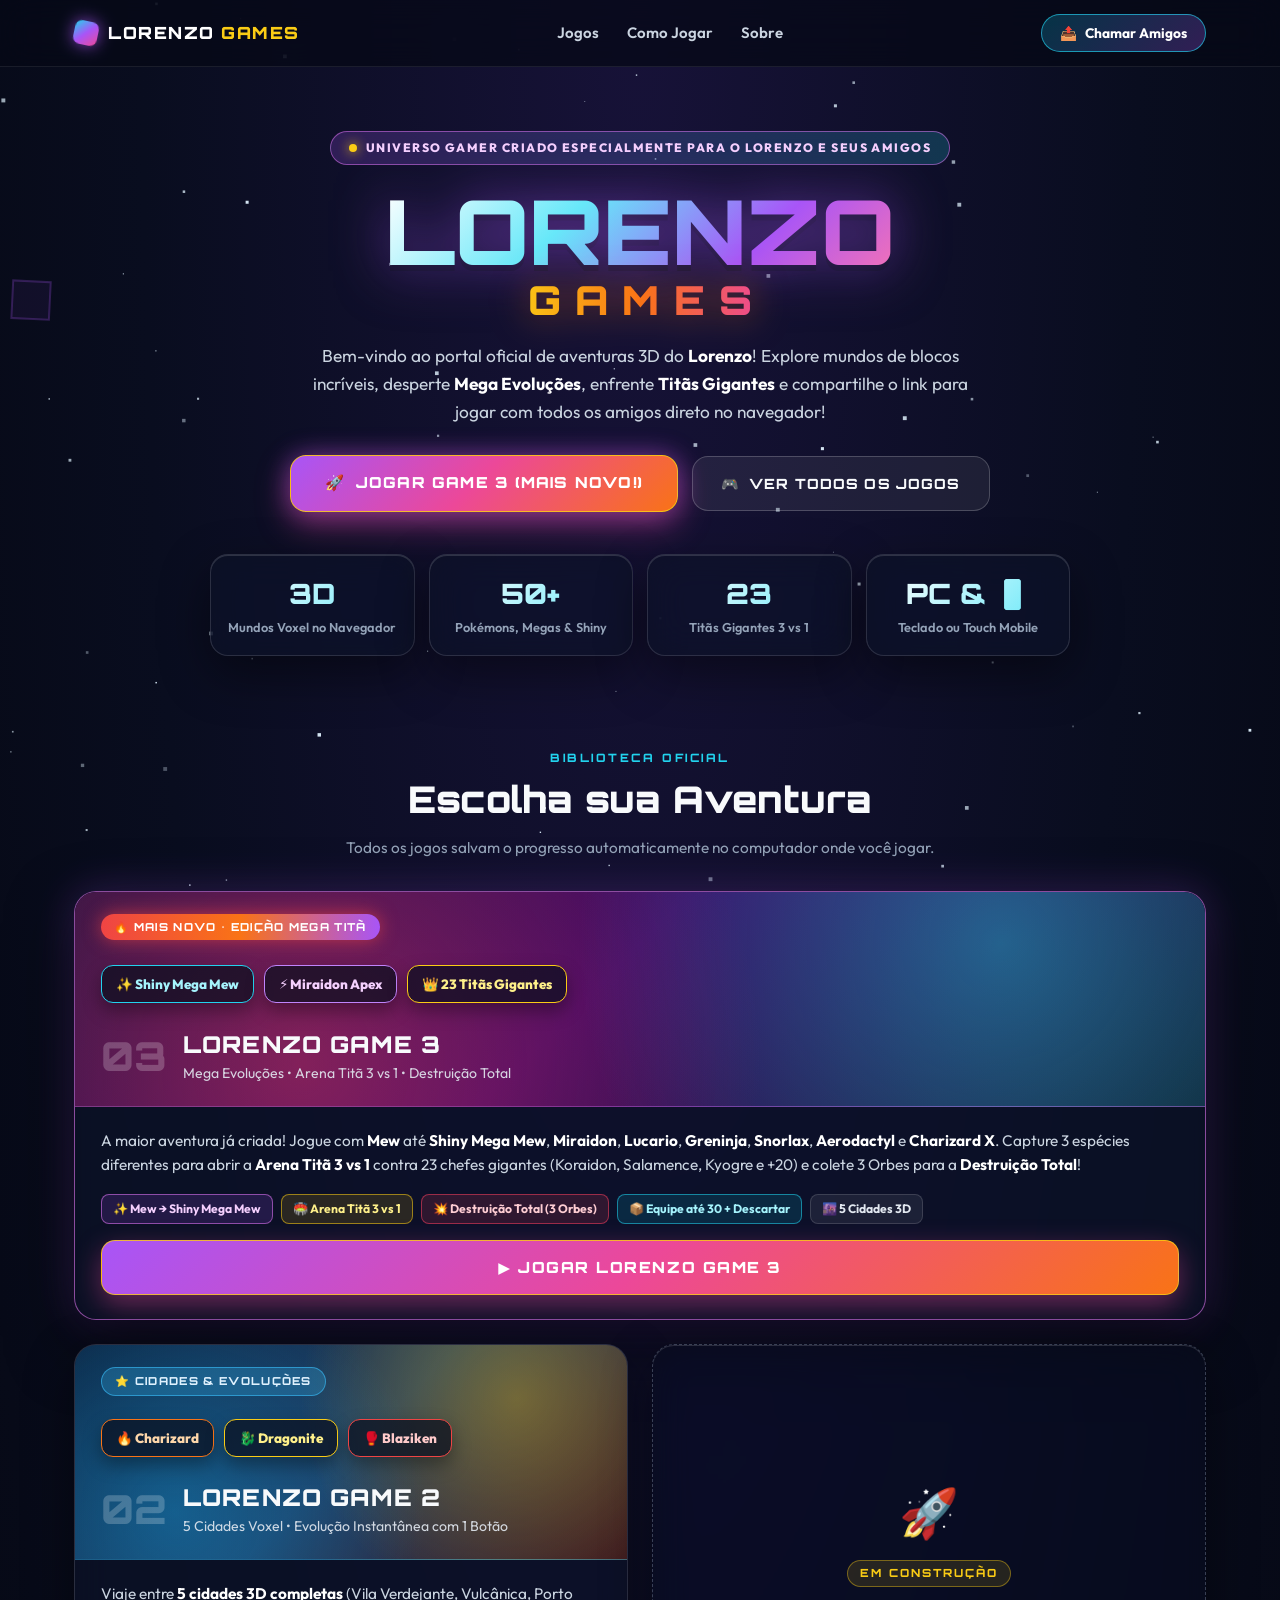
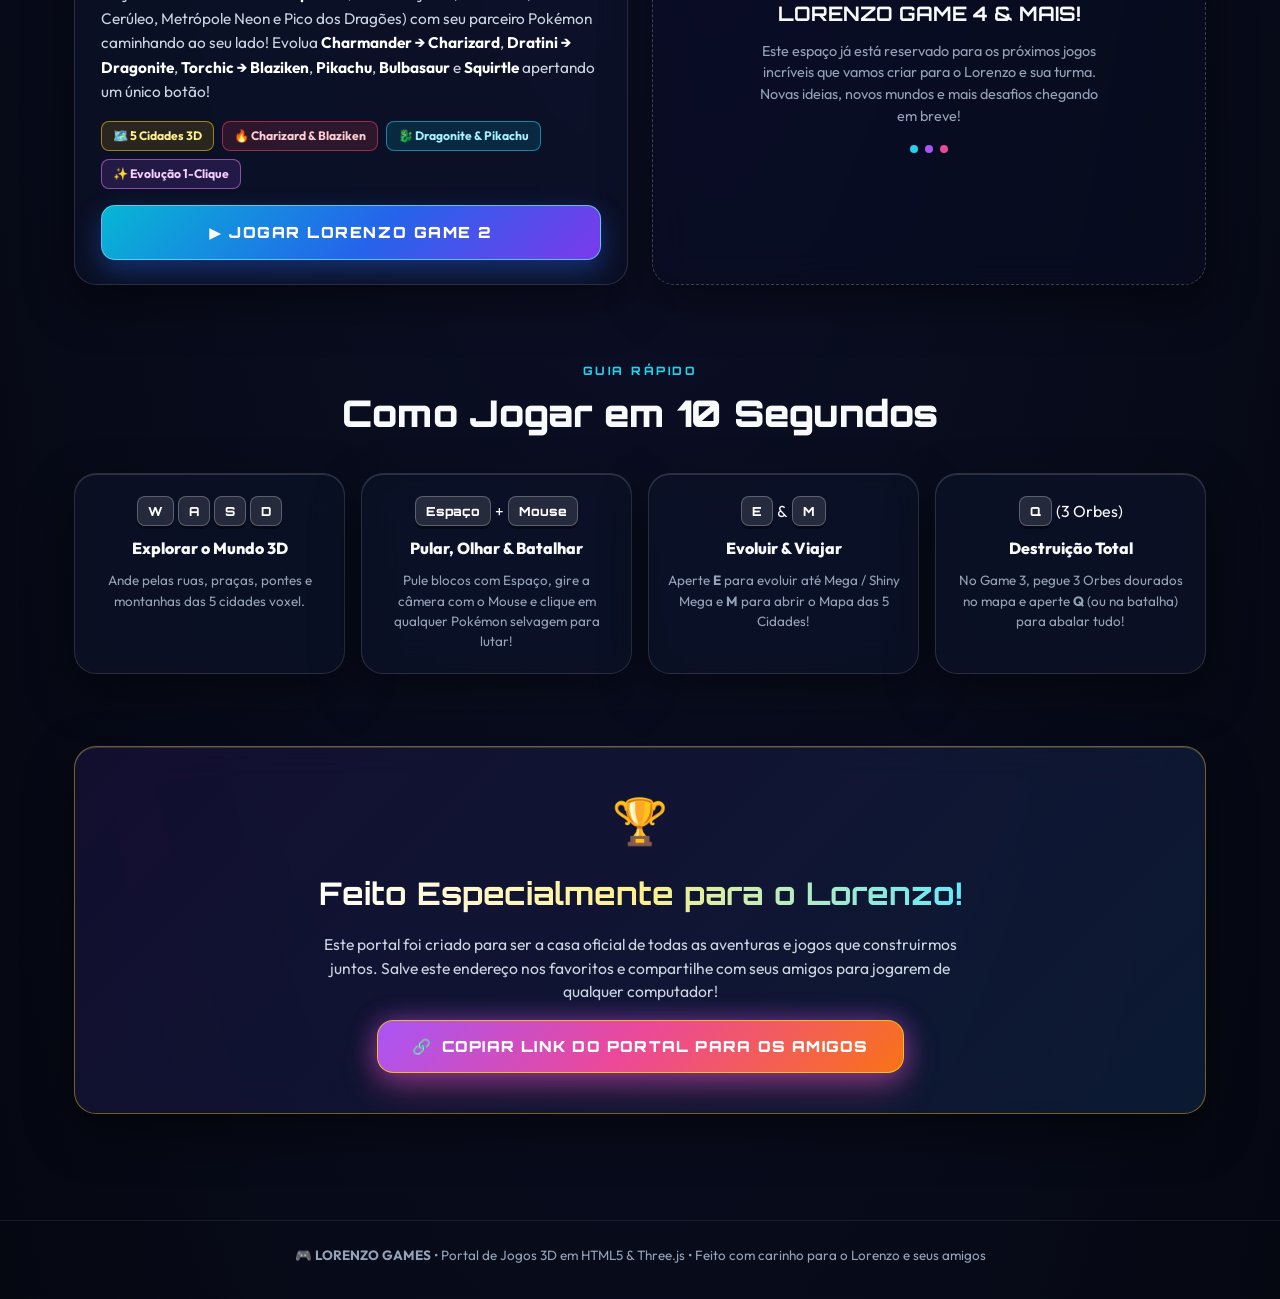
<file: index.html>
<!DOCTYPE html>
<html lang="pt-BR">
<head>
  <meta charset="UTF-8" />
  <meta name="viewport" content="width=device-width, initial-scale=1.0" />
  <title>LORENZO GAMES — O Universo de Jogos 3D do Lorenzo</title>
  <meta name="description" content="Portal oficial de jogos 3D voxel criados especialmente para o Lorenzo e seus amigos jogarem direto no navegador!" />
  <link rel="preconnect" href="https://fonts.googleapis.com" />
  <link rel="preconnect" href="https://fonts.gstatic.com" crossorigin />
  <link href="https://fonts.googleapis.com/css2?family=Orbitron:wght@700;900&family=Outfit:wght@400;500;600;700;800&display=swap" rel="stylesheet" />
  <link rel="stylesheet" href="css/portal.css" />
</head>
<body>
  <!-- Animated Cosmic Voxel Canvas Background -->
  <canvas id="bg-canvas" aria-hidden="true"></canvas>

  <!-- ================= NAVBAR ================= -->
  <header class="portal-nav">
    <div class="nav-inner">
      <a href="#" class="nav-brand">
        <span class="brand-cube"></span>
        <span class="brand-text">LORENZO <em>GAMES</em></span>
      </a>
      <nav class="nav-links">
        <a href="#jogos">Jogos</a>
        <a href="#controles">Como Jogar</a>
        <a href="#dedicatoria">Sobre</a>
      </nav>
      <button id="btn-share" class="btn-share" type="button">
        <span>📤</span>
        <span>Chamar Amigos</span>
      </button>
    </div>
  </header>

  <main class="portal-main">
    <!-- ================= HERO DEDICADO AO LORENZO ================= -->
    <section class="hero-section">
      <div class="hero-badge">
        <span class="badge-dot"></span>
        <span>UNIVERSO GAMER CRIADO ESPECIALMENTE PARA O LORENZO E SEUS AMIGOS</span>
      </div>

      <h1 class="hero-title">
        <span class="hero-lorenzo">LORENZO</span>
        <span class="hero-games">GAMES</span>
      </h1>

      <p class="hero-subtitle">
        Bem-vindo ao portal oficial de aventuras 3D do <strong>Lorenzo</strong>! Explore mundos de blocos incríveis, desperte <strong>Mega Evoluções</strong>, enfrente <strong>Titãs Gigantes</strong> e compartilhe o link para jogar com todos os amigos direto no navegador!
      </p>

      <div class="hero-cta-row">
        <a href="lorenzo-game-3.html" class="btn-hero-primary">
          <span>🚀</span>
          <span>JOGAR GAME 3 (MAIS NOVO!)</span>
        </a>
        <a href="#jogos" class="btn-hero-secondary">
          <span>🎮</span>
          <span>VER TODOS OS JOGOS</span>
        </a>
      </div>

      <div class="hero-stats-grid">
        <div class="stat-box glass-card">
          <div class="stat-value">3D</div>
          <div class="stat-label">Mundos Voxel no Navegador</div>
        </div>
        <div class="stat-box glass-card">
          <div class="stat-value">50+</div>
          <div class="stat-label">Pokémons, Megas &amp; Shiny</div>
        </div>
        <div class="stat-box glass-card">
          <div class="stat-value">23</div>
          <div class="stat-label">Titãs Gigantes 3 vs 1</div>
        </div>
        <div class="stat-box glass-card">
          <div class="stat-value">PC &amp; 📱</div>
          <div class="stat-label">Teclado ou Touch Mobile</div>
        </div>
      </div>
    </section>

    <!-- ================= BIBLIOTECA DE JOGOS ================= -->
    <section id="jogos" class="games-section">
      <div class="section-header">
        <span class="section-kicker">BIBLIOTECA OFICIAL</span>
        <h2 class="section-title">Escolha sua Aventura</h2>
        <p class="section-desc">Todos os jogos salvam o progresso automaticamente no computador onde você jogar.</p>
      </div>

      <div class="games-grid">
        <!-- ===== CARD: LORENZO GAME 3 (DESTAQUE) ===== -->
        <article class="game-card featured glass-card">
          <div class="game-banner banner-game3">
            <div class="banner-ribbon ribbon-new">🔥 MAIS NOVO • EDIÇÃO MEGA TITÃ</div>
            <div class="banner-art">
              <div class="voxel-hero-chip chip-mew">✨ Shiny Mega Mew</div>
              <div class="voxel-hero-chip chip-miraidon">⚡ Miraidon Apex</div>
              <div class="voxel-hero-chip chip-titan">👑 23 Titãs Gigantes</div>
            </div>
            <div class="banner-title-overlay">
              <span class="banner-num">03</span>
              <div>
                <h3>LORENZO GAME 3</h3>
                <p>Mega Evoluções • Arena Titã 3 vs 1 • Destruição Total</p>
              </div>
            </div>
          </div>

          <div class="game-card-body">
            <p class="game-desc">
              A maior aventura já criada! Jogue com <strong>Mew</strong> até <strong>Shiny Mega Mew</strong>, <strong>Miraidon</strong>, <strong>Lucario</strong>, <strong>Greninja</strong>, <strong>Snorlax</strong>, <strong>Aerodactyl</strong> e <strong>Charizard X</strong>. Capture 3 espécies diferentes para abrir a <strong>Arena Titã 3 vs 1</strong> contra 23 chefes gigantes (Koraidon, Salamence, Kyogre e +20) e colete 3 Orbes para a <strong>Destruição Total</strong>!
            </p>

            <div class="feature-tags">
              <span class="ftag ftag-mega">✨ Mew → Shiny Mega Mew</span>
              <span class="ftag ftag-gold">🏟️ Arena Titã 3 vs 1</span>
              <span class="ftag ftag-red">💥 Destruição Total (3 Orbes)</span>
              <span class="ftag ftag-cyan">📦 Equipe até 30 + Descartar</span>
              <span class="ftag">🌆 5 Cidades 3D</span>
            </div>

            <div id="save-status-g3" class="card-save-pill hidden"></div>

            <div class="game-card-footer">
              <a href="lorenzo-game-3.html" class="btn-play-card btn-play-g3">
                <span>▶ JOGAR LORENZO GAME 3</span>
              </a>
            </div>
          </div>
        </article>

        <!-- ===== CARD: LORENZO GAME 2 ===== -->
        <article class="game-card glass-card">
          <div class="game-banner banner-game2">
            <div class="banner-ribbon ribbon-classic">⭐ CIDADES &amp; EVOLUÇÕES</div>
            <div class="banner-art">
              <div class="voxel-hero-chip chip-charizard">🔥 Charizard</div>
              <div class="voxel-hero-chip chip-dragonite">🐉 Dragonite</div>
              <div class="voxel-hero-chip chip-blaziken">🥊 Blaziken</div>
            </div>
            <div class="banner-title-overlay">
              <span class="banner-num">02</span>
              <div>
                <h3>LORENZO GAME 2</h3>
                <p>5 Cidades Voxel • Evolução Instantânea com 1 Botão</p>
              </div>
            </div>
          </div>

          <div class="game-card-body">
            <p class="game-desc">
              Viaje entre <strong>5 cidades 3D completas</strong> (Vila Verdejante, Vulcânica, Porto Cerúleo, Metrópole Neon e Pico dos Dragões) com seu parceiro Pokémon caminhando ao seu lado! Evolua <strong>Charmander → Charizard</strong>, <strong>Dratini → Dragonite</strong>, <strong>Torchic → Blaziken</strong>, <strong>Pikachu</strong>, <strong>Bulbasaur</strong> e <strong>Squirtle</strong> apertando um único botão!
            </p>

            <div class="feature-tags">
              <span class="ftag ftag-gold">🗺️ 5 Cidades 3D</span>
              <span class="ftag ftag-red">🔥 Charizard &amp; Blaziken</span>
              <span class="ftag ftag-cyan">🐉 Dragonite &amp; Pikachu</span>
              <span class="ftag ftag-mega">✨ Evolução 1-Clique</span>
            </div>

            <div id="save-status-g2" class="card-save-pill hidden"></div>

            <div class="game-card-footer">
              <a href="lorenzo-game-2.html" class="btn-play-card btn-play-g2">
                <span>▶ JOGAR LORENZO GAME 2</span>
              </a>
            </div>
          </div>
        </article>

        <!-- ===== CARD: PRÓXIMOS JOGOS (EM BREVE) ===== -->
        <article class="game-card coming-soon glass-card">
          <div class="coming-soon-inner">
            <div class="coming-icon">🚀</div>
            <span class="coming-badge">EM CONSTRUÇÃO</span>
            <h3>LORENZO GAME 4 &amp; MAIS!</h3>
            <p>
              Este espaço já está reservado para os próximos jogos incríveis que vamos criar para o Lorenzo e sua turma. Novas ideias, novos mundos e mais desafios chegando em breve!
            </p>
            <div class="coming-dots">
              <span></span><span></span><span></span>
            </div>
          </div>
        </article>
      </div>
    </section>

    <!-- ================= CONTROLES RÁPIDOS PARA OS AMIGOS ================= -->
    <section id="controles" class="controls-section">
      <div class="section-header">
        <span class="section-kicker">GUIA RÁPIDO</span>
        <h2 class="section-title">Como Jogar em 10 Segundos</h2>
      </div>

      <div class="controls-grid">
        <div class="ctrl-card glass-card">
          <div class="ctrl-keys"><kbd>W</kbd><kbd>A</kbd><kbd>S</kbd><kbd>D</kbd></div>
          <h4>Explorar o Mundo 3D</h4>
          <p>Ande pelas ruas, praças, pontes e montanhas das 5 cidades voxel.</p>
        </div>
        <div class="ctrl-card glass-card">
          <div class="ctrl-keys"><kbd>Espaço</kbd> + <kbd>Mouse</kbd></div>
          <h4>Pular, Olhar &amp; Batalhar</h4>
          <p>Pule blocos com Espaço, gire a câmera com o Mouse e clique em qualquer Pokémon selvagem para lutar!</p>
        </div>
        <div class="ctrl-card glass-card">
          <div class="ctrl-keys"><kbd>E</kbd> &amp; <kbd>M</kbd></div>
          <h4>Evoluir &amp; Viajar</h4>
          <p>Aperte <strong>E</strong> para evoluir até Mega / Shiny Mega e <strong>M</strong> para abrir o Mapa das 5 Cidades!</p>
        </div>
        <div class="ctrl-card glass-card">
          <div class="ctrl-keys"><kbd>Q</kbd> (3 Orbes)</div>
          <h4>Destruição Total</h4>
          <p>No Game 3, pegue 3 Orbes dourados no mapa e aperte <strong>Q</strong> (ou na batalha) para abalar tudo!</p>
        </div>
      </div>
    </section>

    <!-- ================= DEDICATÓRIA AO LORENZO ================= -->
    <section id="dedicatoria" class="dedication-section">
      <div class="dedication-card glass-card">
        <div class="dedication-heart">🏆</div>
        <h2>Feito Especialmente para o Lorenzo!</h2>
        <p>
          Este portal foi criado para ser a casa oficial de todas as aventuras e jogos que construirmos juntos. Salve este endereço nos favoritos e compartilhe com seus amigos para jogarem de qualquer computador!
        </p>
        <button id="btn-share-bottom" class="btn-hero-primary" type="button">
          <span>🔗</span>
          <span>COPIAR LINK DO PORTAL PARA OS AMIGOS</span>
        </button>
      </div>
    </section>
  </main>

  <footer class="portal-footer">
    <p>🎮 <strong>LORENZO GAMES</strong> • Portal de Jogos 3D em HTML5 &amp; Three.js • Feito com carinho para o Lorenzo e seus amigos</p>
  </footer>

  <!-- Toast -->
  <div id="portal-toast" class="portal-toast hidden">Link copiado! Agora é só mandar para os amigos! 🚀</div>

  <script src="js/portal.js"></script>
</body>
</html>
</file>
<file: css/portal.css>
/* ================================================================
   LORENZO GAMES — Official Dedicated Gaming Portal (css/portal.css)
   ================================================================ */
:root {
  --bg-deep: #060916;
  --glass-bg: rgba(13, 18, 38, 0.72);
  --glass-border: rgba(255, 255, 255, 0.13);
  --cyan: #22d3ee;
  --blue: #3b82f6;
  --purple: #a855f7;
  --pink: #ec4899;
  --gold: #facc15;
  --orange: #f97316;
  --green: #22c55e;
  --text: #f8fafc;
  --muted: #94a3b8;
  --font-display: 'Orbitron', system-ui, sans-serif;
  --font-ui: 'Outfit', system-ui, -apple-system, sans-serif;
}

* { box-sizing: border-box; margin: 0; padding: 0; }

html { scroll-behavior: smooth; }

body {
  min-height: 100vh;
  background: radial-gradient(ellipse at top, #171238 0%, #090d1f 55%, #050711 100%);
  color: var(--text);
  font-family: var(--font-ui);
  overflow-x: hidden;
  line-height: 1.5;
}

#bg-canvas {
  position: fixed;
  inset: 0;
  width: 100%;
  height: 100%;
  z-index: 0;
  pointer-events: none;
}

.hidden { display: none !important; }

.glass-card {
  background: var(--glass-bg);
  backdrop-filter: blur(18px) saturate(145%);
  -webkit-backdrop-filter: blur(18px) saturate(145%);
  border: 1px solid var(--glass-border);
  box-shadow: 0 18px 50px rgba(0, 0, 0, 0.45), inset 0 1px 0 rgba(255, 255, 255, 0.14);
  border-radius: 22px;
}

/* ================= NAVBAR ================= */
.portal-nav {
  position: sticky;
  top: 0;
  z-index: 40;
  background: rgba(6, 9, 22, 0.74);
  backdrop-filter: blur(16px);
  -webkit-backdrop-filter: blur(16px);
  border-bottom: 1px solid rgba(255, 255, 255, 0.08);
}

.nav-inner {
  max-width: 1180px;
  margin: 0 auto;
  padding: 14px 24px;
  display: flex;
  align-items: center;
  justify-content: space-between;
  gap: 16px;
}

.nav-brand {
  display: inline-flex;
  align-items: center;
  gap: 10px;
  text-decoration: none;
  color: #fff;
}

.brand-cube {
  width: 24px;
  height: 24px;
  border-radius: 7px;
  background: linear-gradient(135deg, var(--cyan), var(--purple), var(--pink));
  box-shadow: 0 0 16px rgba(168, 85, 247, 0.75);
  transform: rotate(12deg);
}

.brand-text {
  font-family: var(--font-display);
  font-weight: 900;
  font-size: 1.05rem;
  letter-spacing: 0.09em;
}
.brand-text em {
  font-style: normal;
  color: var(--gold);
}

.nav-links {
  display: flex;
  align-items: center;
  gap: 28px;
}
.nav-links a {
  color: #cbd5e1;
  text-decoration: none;
  font-weight: 600;
  font-size: 0.94rem;
  transition: color 0.18s ease;
}
.nav-links a:hover { color: var(--cyan); }

.btn-share {
  display: inline-flex;
  align-items: center;
  gap: 8px;
  padding: 9px 18px;
  border-radius: 999px;
  border: 1.5px solid rgba(34, 211, 238, 0.65);
  background: linear-gradient(135deg, rgba(6, 182, 212, 0.25), rgba(168, 85, 247, 0.28));
  color: #fff;
  font-family: inherit;
  font-weight: 700;
  font-size: 0.86rem;
  cursor: pointer;
  transition: all 0.18s ease;
}
.btn-share:hover {
  transform: translateY(-2px);
  box-shadow: 0 0 22px rgba(34, 211, 238, 0.45);
}

/* ================= MAIN CONTAINER ================= */
.portal-main {
  position: relative;
  z-index: 5;
  max-width: 1180px;
  margin: 0 auto;
  padding: 0 24px 70px;
}

/* ================= HERO SECTION ================= */
.hero-section {
  text-align: center;
  padding: 64px 0 52px;
}

.hero-badge {
  display: inline-flex;
  align-items: center;
  gap: 9px;
  padding: 7px 18px;
  border-radius: 999px;
  background: linear-gradient(90deg, rgba(168, 85, 247, 0.22), rgba(34, 211, 238, 0.2));
  border: 1px solid rgba(232, 121, 249, 0.5);
  color: #f5d0fe;
  font-size: 0.76rem;
  font-weight: 800;
  letter-spacing: 0.12em;
  margin-bottom: 22px;
}

.badge-dot {
  width: 8px; height: 8px; border-radius: 50%;
  background: var(--gold);
  box-shadow: 0 0 12px var(--gold);
  animation: pulse 1.6s infinite;
}

.hero-title {
  font-family: var(--font-display);
  font-weight: 900;
  line-height: 0.98;
  display: flex;
  flex-direction: column;
  align-items: center;
  gap: 6px;
  margin-bottom: 22px;
}

.hero-lorenzo {
  font-size: clamp(3rem, 8.5vw, 5.6rem);
  background: linear-gradient(135deg, #ffffff 0%, #67e8f9 36%, #a855f7 72%, #f472b6 100%);
  -webkit-background-clip: text;
  background-clip: text;
  color: transparent;
  filter: drop-shadow(0 0 26px rgba(168, 85, 247, 0.65)) drop-shadow(0 6px 0 rgba(10, 14, 30, 0.9));
}

.hero-games {
  font-size: clamp(1.5rem, 3.8vw, 2.5rem);
  letter-spacing: 0.36em;
  padding-left: 0.36em;
  background: linear-gradient(90deg, #facc15 0%, #f97316 50%, #ec4899 100%);
  -webkit-background-clip: text;
  background-clip: text;
  color: transparent;
  filter: drop-shadow(0 0 18px rgba(249, 115, 22, 0.55));
}

.hero-subtitle {
  max-width: 690px;
  margin: 0 auto 30px;
  font-size: 1.08rem;
  color: #cbd5e1;
  line-height: 1.6;
}
.hero-subtitle strong { color: #fff; }

.hero-cta-row {
  display: flex;
  flex-wrap: wrap;
  align-items: center;
  justify-content: center;
  gap: 14px;
  margin-bottom: 42px;
}

.btn-hero-primary {
  display: inline-flex;
  align-items: center;
  gap: 10px;
  padding: 16px 34px;
  border-radius: 16px;
  border: 1.5px solid rgba(250, 204, 21, 0.85);
  background: linear-gradient(135deg, #a855f7 0%, #ec4899 48%, #f97316 100%);
  color: #fff;
  text-decoration: none;
  font-family: var(--font-display);
  font-size: 0.95rem;
  font-weight: 900;
  letter-spacing: 0.08em;
  cursor: pointer;
  box-shadow: 0 12px 34px rgba(236, 72, 153, 0.45), 0 0 26px rgba(168, 85, 247, 0.45);
  transition: transform 0.2s ease, box-shadow 0.2s ease;
}
.btn-hero-primary:hover {
  transform: translateY(-3px) scale(1.03);
  box-shadow: 0 18px 42px rgba(236, 72, 153, 0.65), 0 0 36px rgba(250, 204, 21, 0.5);
}

.btn-hero-secondary {
  display: inline-flex;
  align-items: center;
  gap: 9px;
  padding: 16px 28px;
  border-radius: 16px;
  border: 1.5px solid rgba(255, 255, 255, 0.2);
  background: rgba(255, 255, 255, 0.07);
  color: #f8fafc;
  text-decoration: none;
  font-family: var(--font-display);
  font-size: 0.88rem;
  font-weight: 800;
  letter-spacing: 0.08em;
  transition: all 0.2s ease;
}
.btn-hero-secondary:hover {
  border-color: var(--cyan);
  background: rgba(34, 211, 238, 0.16);
  transform: translateY(-2px);
}

.hero-stats-grid {
  display: grid;
  grid-template-columns: repeat(4, 1fr);
  gap: 14px;
  max-width: 860px;
  margin: 0 auto;
}

.stat-box {
  padding: 18px 14px;
  border-radius: 18px;
  text-align: center;
}
.stat-value {
  font-family: var(--font-display);
  font-size: 1.75rem;
  font-weight: 900;
  background: linear-gradient(135deg, #fff, #67e8f9);
  -webkit-background-clip: text;
  background-clip: text;
  color: transparent;
}
.stat-label {
  font-size: 0.8rem;
  color: var(--muted);
  font-weight: 600;
  margin-top: 3px;
}

/* ================= GAMES SECTION ================= */
.games-section, .controls-section, .dedication-section {
  padding: 36px 0;
}

.section-header {
  text-align: center;
  margin-bottom: 32px;
}

.section-kicker {
  display: inline-block;
  font-family: var(--font-display);
  font-size: 0.72rem;
  font-weight: 800;
  letter-spacing: 0.22em;
  color: var(--cyan);
  margin-bottom: 6px;
}

.section-title {
  font-family: var(--font-display);
  font-size: clamp(1.6rem, 3.4vw, 2.3rem);
  font-weight: 900;
  margin-bottom: 8px;
}

.section-desc {
  color: var(--muted);
  font-size: 0.96rem;
}

.games-grid {
  display: grid;
  grid-template-columns: repeat(2, 1fr);
  gap: 24px;
}

.game-card {
  overflow: hidden;
  display: flex;
  flex-direction: column;
  transition: transform 0.24s ease, border-color 0.24s ease, box-shadow 0.24s ease;
}
.game-card:hover {
  transform: translateY(-6px);
  border-color: rgba(34, 211, 238, 0.55);
  box-shadow: 0 24px 60px rgba(0, 0, 0, 0.6), 0 0 36px rgba(34, 211, 238, 0.2);
}

.game-card.featured {
  grid-column: 1 / -1;
  border-color: rgba(232, 121, 249, 0.58);
  box-shadow: 0 24px 65px rgba(0, 0, 0, 0.6), 0 0 42px rgba(168, 85, 247, 0.28);
}

.game-banner {
  position: relative;
  min-height: 215px;
  padding: 22px 26px;
  display: flex;
  flex-direction: column;
  justify-content: space-between;
  overflow: hidden;
}

.banner-game3 {
  background:
    radial-gradient(circle at 82% 24%, rgba(34, 211, 238, 0.42), transparent 45%),
    radial-gradient(circle at 20% 80%, rgba(244, 63, 94, 0.42), transparent 50%),
    linear-gradient(135deg, #1e1042 0%, #3b0764 46%, #0f172a 100%);
  border-bottom: 1px solid rgba(232, 121, 249, 0.35);
}

.banner-game2 {
  background:
    radial-gradient(circle at 80% 25%, rgba(250, 204, 21, 0.36), transparent 46%),
    radial-gradient(circle at 18% 78%, rgba(14, 165, 233, 0.38), transparent 52%),
    linear-gradient(135deg, #0c2340 0%, #1e3a5f 50%, #3b1720 100%);
  border-bottom: 1px solid rgba(56, 189, 248, 0.32);
}

.banner-ribbon {
  align-self: flex-start;
  padding: 5px 13px;
  border-radius: 999px;
  font-family: var(--font-display);
  font-size: 0.69rem;
  font-weight: 800;
  letter-spacing: 0.12em;
}
.ribbon-new {
  background: linear-gradient(90deg, #ef4444, #f97316, #a855f7);
  color: #fff;
  box-shadow: 0 0 18px rgba(239, 68, 68, 0.65);
}
.ribbon-classic {
  background: rgba(56, 189, 248, 0.25);
  border: 1px solid rgba(56, 189, 248, 0.6);
  color: #e0f2fe;
}

.banner-art {
  display: flex;
  flex-wrap: wrap;
  gap: 10px;
  margin: 18px 0;
}

.voxel-hero-chip {
  padding: 8px 14px;
  border-radius: 12px;
  background: rgba(10, 14, 30, 0.72);
  border: 1.5px solid rgba(255, 255, 255, 0.2);
  font-weight: 800;
  font-size: 0.84rem;
  box-shadow: 0 8px 18px rgba(0, 0, 0, 0.35);
}
.chip-mew       { border-color: #22d3ee; color: #a5f3fc; }
.chip-miraidon  { border-color: #c084fc; color: #f5d0fe; }
.chip-titan     { border-color: #facc15; color: #fef08a; }
.chip-charizard { border-color: #f97316; color: #fed7aa; }
.chip-dragonite { border-color: #facc15; color: #fef08a; }
.chip-blaziken  { border-color: #ef4444; color: #fecaca; }

.banner-title-overlay {
  display: flex;
  align-items: center;
  gap: 16px;
}

.banner-num {
  font-family: var(--font-display);
  font-size: 2.5rem;
  font-weight: 900;
  line-height: 1;
  color: rgba(255, 255, 255, 0.22);
}

.banner-title-overlay h3 {
  font-family: var(--font-display);
  font-size: 1.45rem;
  font-weight: 900;
  letter-spacing: 0.05em;
}
.banner-title-overlay p {
  font-size: 0.88rem;
  color: #e2e8f0;
  opacity: 0.9;
}

.game-card-body {
  padding: 22px 26px 24px;
  display: flex;
  flex-direction: column;
  gap: 16px;
  flex: 1;
}

.game-desc {
  color: #cbd5e1;
  font-size: 0.96rem;
  line-height: 1.6;
}
.game-desc strong { color: #fff; }

.feature-tags {
  display: flex;
  flex-wrap: wrap;
  gap: 8px;
}

.ftag {
  padding: 5px 11px;
  border-radius: 8px;
  font-size: 0.76rem;
  font-weight: 700;
  background: rgba(255, 255, 255, 0.07);
  border: 1px solid rgba(255, 255, 255, 0.14);
  color: #e2e8f0;
}
.ftag-mega { border-color: rgba(232, 121, 249, 0.55); color: #f5d0fe; background: rgba(168, 85, 247, 0.16); }
.ftag-gold { border-color: rgba(250, 204, 21, 0.55); color: #fef08a; background: rgba(234, 179, 8, 0.14); }
.ftag-red  { border-color: rgba(244, 63, 94, 0.55); color: #fecdd3; background: rgba(244, 63, 94, 0.15); }
.ftag-cyan { border-color: rgba(34, 211, 238, 0.55); color: #a5f3fc; background: rgba(6, 182, 212, 0.15); }

.card-save-pill {
  display: inline-flex;
  align-items: center;
  gap: 8px;
  align-self: flex-start;
  padding: 6px 13px;
  border-radius: 999px;
  background: rgba(34, 197, 94, 0.14);
  border: 1px solid rgba(34, 197, 94, 0.45);
  color: #86efac;
  font-size: 0.8rem;
  font-weight: 700;
}

.game-card-footer { margin-top: auto; }

.btn-play-card {
  display: flex;
  align-items: center;
  justify-content: center;
  width: 100%;
  padding: 15px 24px;
  border-radius: 14px;
  text-decoration: none;
  color: #fff;
  font-family: var(--font-display);
  font-size: 0.96rem;
  font-weight: 900;
  letter-spacing: 0.1em;
  transition: transform 0.18s ease, box-shadow 0.2s ease;
}
.btn-play-card:hover { transform: translateY(-2px) scale(1.01); }

.btn-play-g3 {
  background: linear-gradient(135deg, #a855f7 0%, #ec4899 50%, #f97316 100%);
  border: 1.5px solid rgba(250, 204, 21, 0.8);
  box-shadow: 0 10px 28px rgba(236, 72, 153, 0.42);
}
.btn-play-g2 {
  background: linear-gradient(135deg, #06b6d4 0%, #2563eb 55%, #7c3aed 100%);
  border: 1.5px solid rgba(103, 232, 249, 0.7);
  box-shadow: 0 10px 26px rgba(37, 99, 235, 0.4);
}

/* Coming Soon Card */
.game-card.coming-soon {
  border-style: dashed;
  border-color: rgba(148, 163, 184, 0.35);
  background: rgba(10, 14, 30, 0.55);
  justify-content: center;
}
.coming-soon-inner {
  padding: 38px 28px;
  text-align: center;
  display: flex;
  flex-direction: column;
  align-items: center;
  gap: 12px;
}
.coming-icon { font-size: 3rem; animation: floatY 3s ease-in-out infinite; }
.coming-badge {
  font-family: var(--font-display);
  font-size: 0.7rem;
  font-weight: 800;
  letter-spacing: 0.18em;
  color: var(--gold);
  background: rgba(250, 204, 21, 0.12);
  border: 1px solid rgba(250, 204, 21, 0.4);
  padding: 4px 12px;
  border-radius: 999px;
}
.coming-soon-inner h3 {
  font-family: var(--font-display);
  font-size: 1.25rem;
}
.coming-soon-inner p {
  font-size: 0.9rem;
  color: var(--muted);
  max-width: 360px;
}
.coming-dots { display: flex; gap: 7px; margin-top: 6px; }
.coming-dots span {
  width: 8px; height: 8px; border-radius: 50%;
  background: var(--cyan);
  animation: pulse 1.4s infinite;
}
.coming-dots span:nth-child(2) { animation-delay: 0.25s; background: var(--purple); }
.coming-dots span:nth-child(3) { animation-delay: 0.5s; background: var(--pink); }

/* ================= CONTROLS SECTION ================= */
.controls-grid {
  display: grid;
  grid-template-columns: repeat(4, 1fr);
  gap: 16px;
}

.ctrl-card {
  padding: 22px 18px;
  text-align: center;
  display: flex;
  flex-direction: column;
  align-items: center;
  gap: 10px;
}
.ctrl-keys { display: flex; align-items: center; gap: 4px; flex-wrap: wrap; justify-content: center; }
kbd {
  display: inline-block;
  padding: 5px 10px;
  border-radius: 8px;
  background: rgba(255, 255, 255, 0.11);
  border: 1px solid rgba(255, 255, 255, 0.25);
  box-shadow: 0 3px 0 rgba(0, 0, 0, 0.4);
  font-family: var(--font-display);
  font-size: 0.78rem;
  font-weight: 800;
  color: #fff;
}
.ctrl-card h4 { font-size: 1rem; font-weight: 800; color: #f8fafc; }
.ctrl-card p { font-size: 0.84rem; color: var(--muted); }

/* ================= DEDICATION SECTION ================= */
.dedication-card {
  padding: 40px 32px;
  text-align: center;
  border-color: rgba(250, 204, 21, 0.42);
  background: linear-gradient(135deg, rgba(22, 16, 52, 0.82), rgba(14, 30, 56, 0.82));
  display: flex;
  flex-direction: column;
  align-items: center;
  gap: 16px;
}
.dedication-heart { font-size: 2.8rem; }
.dedication-card h2 {
  font-family: var(--font-display);
  font-size: clamp(1.35rem, 3vw, 1.95rem);
  background: linear-gradient(90deg, #fff, #fef08a, #67e8f9);
  -webkit-background-clip: text;
  background-clip: text;
  color: transparent;
}
.dedication-card p {
  max-width: 640px;
  color: #cbd5e1;
  font-size: 0.98rem;
}

/* ================= FOOTER & TOAST ================= */
.portal-footer {
  position: relative;
  z-index: 5;
  text-align: center;
  padding: 24px 20px 34px;
  border-top: 1px solid rgba(255, 255, 255, 0.08);
  color: var(--muted);
  font-size: 0.84rem;
}

.portal-toast {
  position: fixed;
  bottom: 24px;
  left: 50%;
  transform: translateX(-50%);
  z-index: 80;
  padding: 12px 24px;
  border-radius: 999px;
  background: rgba(10, 16, 36, 0.95);
  border: 1.5px solid var(--cyan);
  color: #e0f2fe;
  font-weight: 700;
  font-size: 0.9rem;
  box-shadow: 0 12px 32px rgba(0, 0, 0, 0.55);
  animation: fadeUp 0.25s ease;
}

@keyframes pulse  { 0%, 100% { transform: scale(1); opacity: 1; } 50% { transform: scale(1.35); opacity: 0.55; } }
@keyframes floatY { 0%, 100% { transform: translateY(0); } 50% { transform: translateY(-8px); } }
@keyframes fadeUp { from { opacity: 0; transform: translate(-50%, 12px); } to { opacity: 1; transform: translate(-50%, 0); } }

@media (max-width: 900px) {
  .games-grid { grid-template-columns: 1fr; }
  .hero-stats-grid, .controls-grid { grid-template-columns: repeat(2, 1fr); }
  .nav-links { display: none; }
}
@media (max-width: 600px) {
  .nav-inner { padding: 11px 14px; }
  .brand-text { font-size: 0.9rem; }
  .btn-share { padding: 7px 12px; font-size: 0.78rem; }
  .portal-main { padding: 0 14px 48px; }
  .hero-section { padding: 34px 0 28px; }
  .hero-badge { font-size: 0.64rem; padding: 6px 12px; letter-spacing: 0.06em; }
  .hero-subtitle { font-size: 0.92rem; margin-bottom: 22px; }
  .hero-cta-row { flex-direction: column; width: 100%; gap: 10px; margin-bottom: 26px; }
  .btn-hero-primary, .btn-hero-secondary { width: 100%; justify-content: center; padding: 14px 18px; font-size: 0.86rem; }
  .stat-box { padding: 12px 10px; }
  .stat-value { font-size: 1.35rem; }
  .stat-label { font-size: 0.72rem; }
  .game-banner { min-height: 175px; padding: 16px; }
  .banner-title-overlay { flex-direction: column; align-items: flex-start; gap: 4px; }
  .banner-num { font-size: 1.8rem; }
  .banner-title-overlay h3 { font-size: 1.18rem; }
  .game-card-body { padding: 16px; gap: 12px; }
  .dedication-card { padding: 26px 18px; }
}
@media (max-width: 420px) {
  .controls-grid { grid-template-columns: 1fr; }
}
</file>
